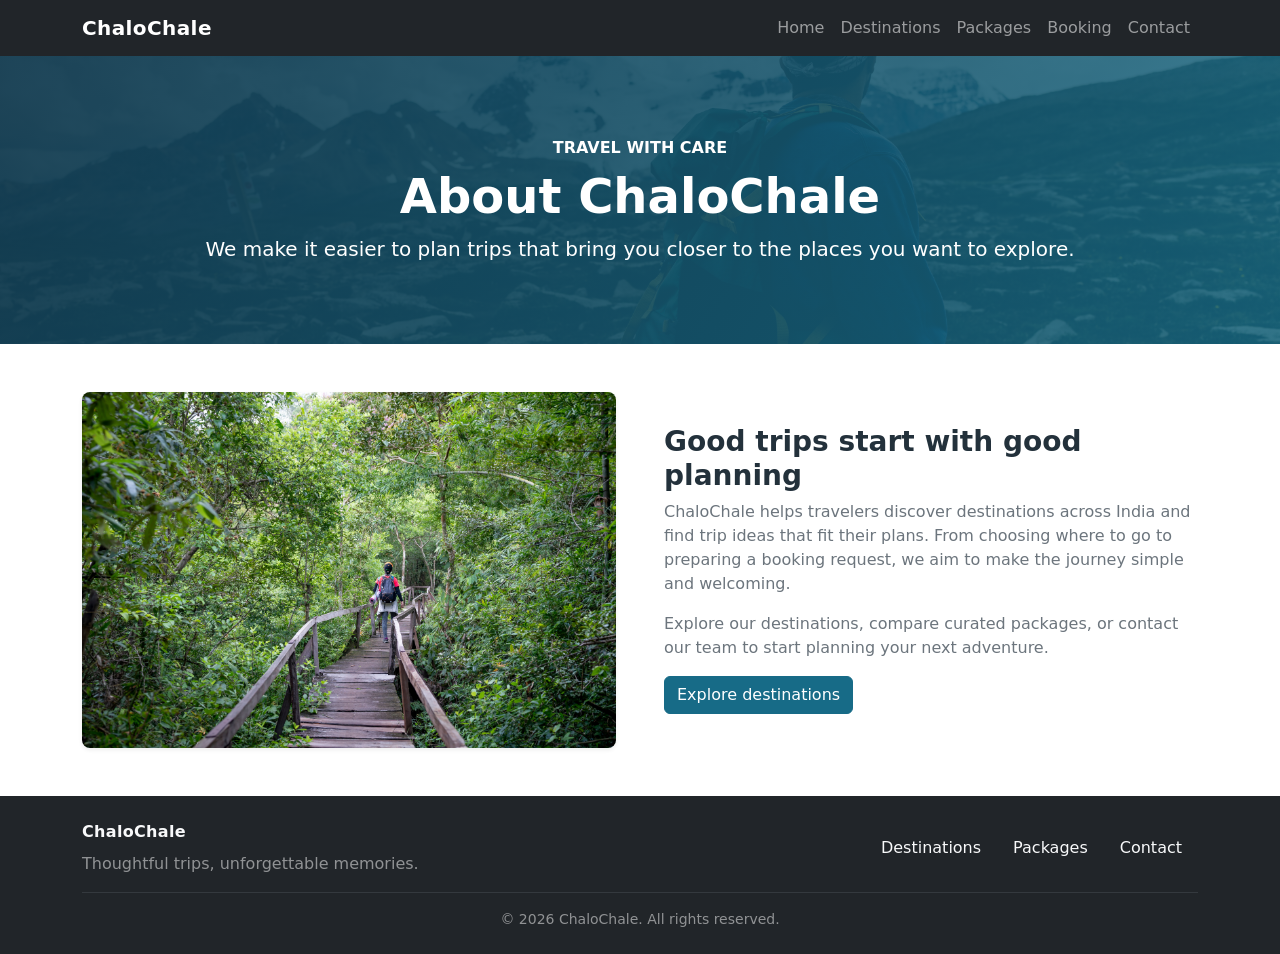
<file: About.html>
<!doctype html>
<html lang="en">
  <head>
    <meta charset="UTF-8">
    <meta name="viewport" content="width=device-width, initial-scale=1">
    <meta name="description" content="Learn about ChaloChale and our approach to thoughtful travel.">
    <title>About | ChaloChale</title>
    <link href="https://cdn.jsdelivr.net/npm/bootstrap@5.3.8/dist/css/bootstrap.min.css" rel="stylesheet" integrity="sha384-sRIl4kxILFvY47J16cr9ZwB07vP4J8+LH7qKQnuqkuIAvNWLzeN8tE5YBujZqJLB" crossorigin="anonymous">
    <link rel="stylesheet" href="css/style.css">
  </head>
  <body>
    <nav class="navbar navbar-expand-lg navbar-dark bg-dark" data-bs-theme="dark"><div class="container">
      <a class="navbar-brand fw-bold" href="index.html">ChaloChale</a><button class="navbar-toggler" type="button" data-bs-toggle="collapse" data-bs-target="#menu" aria-controls="menu" aria-expanded="false" aria-label="Toggle navigation"><span class="navbar-toggler-icon"></span></button>
      <div class="collapse navbar-collapse" id="menu"><ul class="navbar-nav ms-auto"><li class="nav-item"><a class="nav-link" href="index.html">Home</a></li><li class="nav-item"><a class="nav-link" href="destination.html">Destinations</a></li><li class="nav-item"><a class="nav-link" href="Packages.html">Packages</a></li><li class="nav-item"><a class="nav-link" href="Booking.html">Booking</a></li><li class="nav-item"><a class="nav-link" href="contact.html">Contact</a></li></ul></div>
    </div></nav>
    <main>
      <section class="page-hero text-center"><div class="container"><p class="text-uppercase fw-semibold mb-2">Travel with care</p><h1 class="display-5 fw-bold">About ChaloChale</h1><p class="lead mb-0">We make it easier to plan trips that bring you closer to the places you want to explore.</p></div></section>
      <section class="py-5"><div class="container"><div class="row align-items-center g-5">
        <div class="col-lg-6"><img class="img-fluid rounded-3 shadow-sm" src="image/5 img.jpg" alt="Travelers exploring a scenic destination"></div>
        <div class="col-lg-6"><h2 class="h3 fw-bold">Good trips start with good planning</h2><p class="text-secondary">ChaloChale helps travelers discover destinations across India and find trip ideas that fit their plans. From choosing where to go to preparing a booking request, we aim to make the journey simple and welcoming.</p><p class="text-secondary">Explore our destinations, compare curated packages, or contact our team to start planning your next adventure.</p><a class="btn btn-primary" href="destination.html">Explore destinations</a></div>
      </div></div></section>
    </main>
    <footer class="site-footer bg-dark text-light py-4"><div class="container"><div class="row align-items-center gy-3"><div class="col-md-6"><a class="navbar-brand fw-bold text-light" href="index.html">ChaloChale</a><p class="text-white-50 mb-0 mt-2">Thoughtful trips, unforgettable memories.</p></div><div class="col-md-6"><nav aria-label="Footer navigation"><ul class="nav justify-content-md-end"><li class="nav-item"><a class="nav-link text-light" href="destination.html">Destinations</a></li><li class="nav-item"><a class="nav-link text-light" href="Packages.html">Packages</a></li><li class="nav-item"><a class="nav-link text-light" href="contact.html">Contact</a></li></ul></nav></div></div><hr class="border-secondary"><p class="text-center text-white-50 small mb-0">&copy; 2026 ChaloChale. All rights reserved.</p></div></footer>
    <script src="https://cdn.jsdelivr.net/npm/bootstrap@5.3.8/dist/js/bootstrap.bundle.min.js" integrity="sha384-FKyoEForCGlyvwx9Hj09JcYn3nv7wiPVlz7YYwJrWVcXK/BmnVDxM+D2scQbITxI" crossorigin="anonymous"></script>
  </body>
</html>
</file>
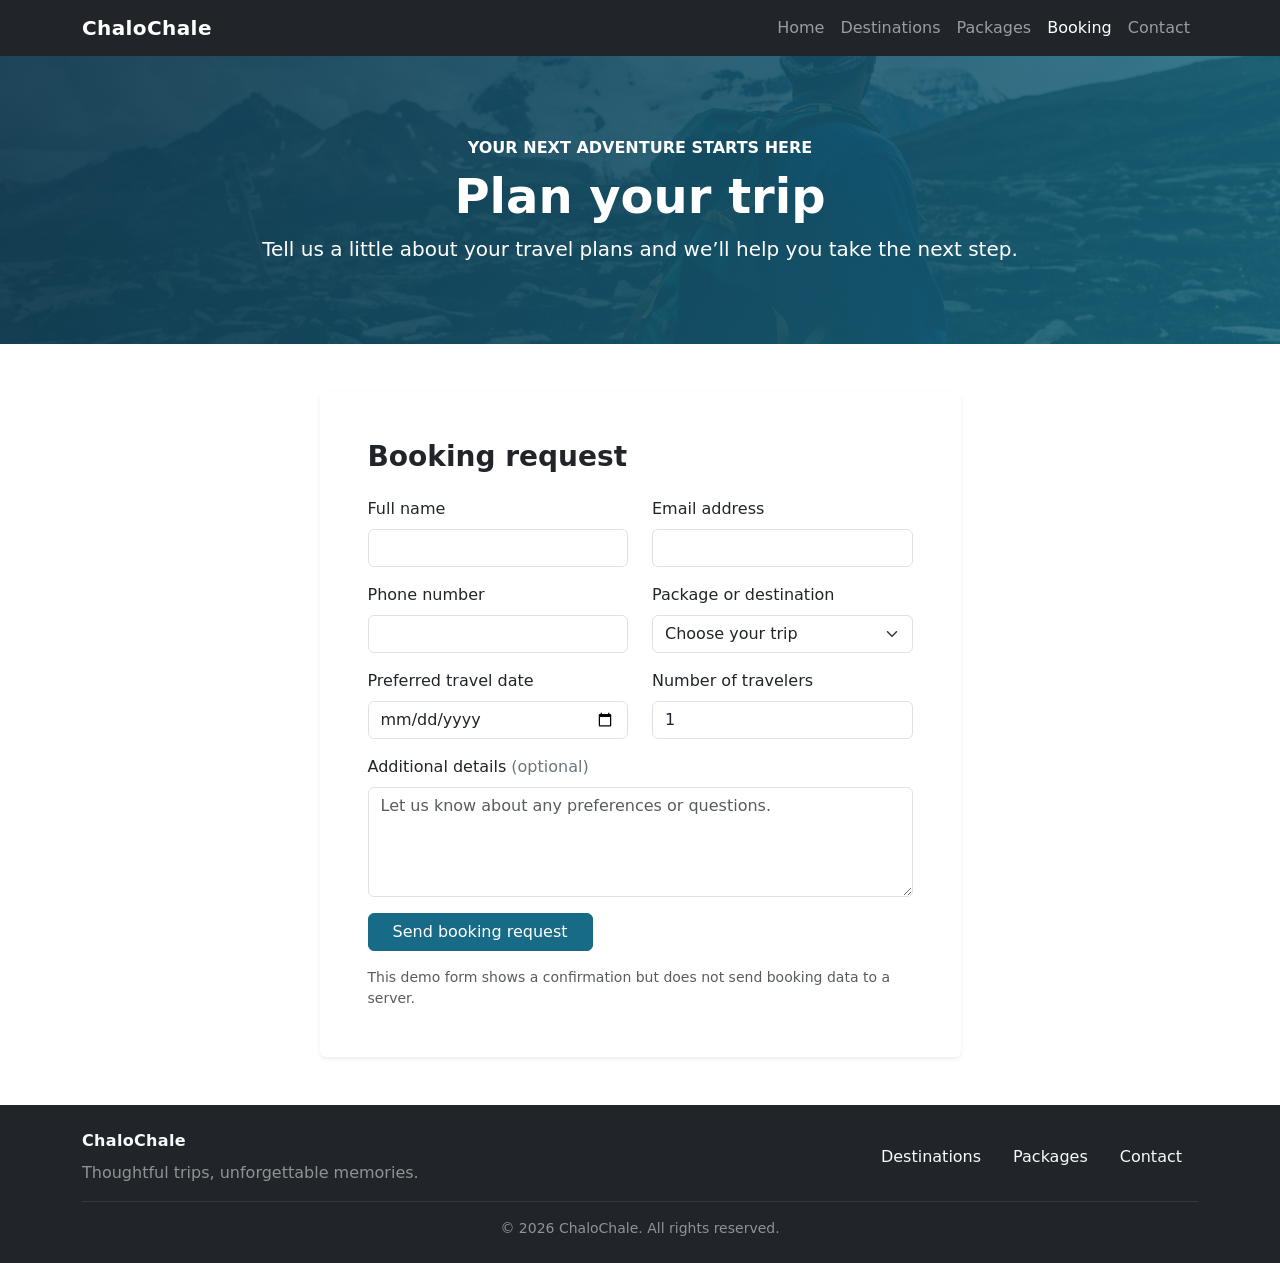
<file: Booking.html>
<!doctype html>
<html lang="en">
  <head>
    <meta charset="UTF-8">
    <meta name="viewport" content="width=device-width, initial-scale=1">
    <meta name="description" content="Request your next trip with ChaloChale.">
    <title>Booking | ChaloChale</title>
    <link href="https://cdn.jsdelivr.net/npm/bootstrap@5.3.8/dist/css/bootstrap.min.css" rel="stylesheet" integrity="sha384-sRIl4kxILFvY47J16cr9ZwB07vP4J8+LH7qKQnuqkuIAvNWLzeN8tE5YBujZqJLB" crossorigin="anonymous">
    <link rel="stylesheet" href="css/style.css">
  </head>
  <body>
    <nav class="navbar navbar-expand-lg navbar-dark bg-dark" data-bs-theme="dark">
      <div class="container">
        <a class="navbar-brand fw-bold" href="index.html">ChaloChale</a>
        <button class="navbar-toggler" type="button" data-bs-toggle="collapse" data-bs-target="#menu" aria-controls="menu" aria-expanded="false" aria-label="Toggle navigation"><span class="navbar-toggler-icon"></span></button>
        <div class="collapse navbar-collapse" id="menu"><ul class="navbar-nav ms-auto">
          <li class="nav-item"><a class="nav-link" href="index.html">Home</a></li>
          <li class="nav-item"><a class="nav-link" href="destination.html">Destinations</a></li>
          <li class="nav-item"><a class="nav-link" href="Packages.html">Packages</a></li>
          <li class="nav-item"><a class="nav-link active" aria-current="page" href="Booking.html">Booking</a></li>
          <li class="nav-item"><a class="nav-link" href="contact.html">Contact</a></li>
        </ul></div>
      </div>
    </nav>

    <main>
      <section class="page-hero text-center"><div class="container">
        <p class="text-uppercase fw-semibold mb-2">Your next adventure starts here</p>
        <h1 class="display-5 fw-bold">Plan your trip</h1>
        <p class="lead mb-0">Tell us a little about your travel plans and we’ll help you take the next step.</p>
      </div></section>
      <section class="py-5">
        <div class="container">
          <div class="row justify-content-center">
            <div class="col-lg-8 col-xl-7">
              <div class="card border-0 shadow-sm">
                <div class="card-body p-4 p-md-5">
                  <h2 class="h3 fw-bold mb-4">Booking request</h2>
                  <form data-demo-form data-form-type="booking">
                    <div class="row">
                      <div class="col-md-6 mb-3">
                        <label class="form-label" for="bookingName">Full name</label>
                        <input class="form-control" id="bookingName" name="name" autocomplete="name" required>
                      </div>
                      <div class="col-md-6 mb-3">
                        <label class="form-label" for="bookingEmail">Email address</label>
                        <input class="form-control" type="email" id="bookingEmail" name="email" autocomplete="email" required>
                      </div>
                    </div>
                    <div class="row">
                      <div class="col-md-6 mb-3">
                        <label class="form-label" for="bookingPhone">Phone number</label>
                        <input class="form-control" type="tel" id="bookingPhone" name="phone" autocomplete="tel" required>
                      </div>
                      <div class="col-md-6 mb-3">
                        <label class="form-label" for="bookingPackage">Package or destination</label>
                        <select class="form-select" id="bookingPackage" name="package" required>
                          <option value="" selected disabled>Choose your trip</option>
                          <option>Goa Beach Escape</option>
                          <option>Kashmir Getaway</option>
                          <option>Rajasthan Heritage Tour</option>
                          <option>Agra</option>
                          <option>Sikkim</option>
                          <option>Odisha</option>
                        </select>
                      </div>
                    </div>
                    <div class="row">
                      <div class="col-md-6 mb-3">
                        <label class="form-label" for="bookingDate">Preferred travel date</label>
                        <input class="form-control" type="date" id="bookingDate" name="date" required>
                      </div>
                      <div class="col-md-6 mb-3">
                        <label class="form-label" for="bookingTravelers">Number of travelers</label>
                        <input class="form-control" type="number" id="bookingTravelers" name="travelers" min="1" max="30" value="1" required>
                      </div>
                    </div>
                    <div class="mb-3">
                      <label class="form-label" for="bookingNotes">Additional details <span class="text-secondary">(optional)</span></label>
                      <textarea class="form-control" id="bookingNotes" name="notes" rows="4" placeholder="Let us know about any preferences or questions."></textarea>
                    </div>
                    <div class="alert alert-success d-none" data-form-confirmation role="status"></div>
                    <button class="btn btn-primary px-4" type="submit">Send booking request</button>
                    <p class="form-text mt-3 mb-0">This demo form shows a confirmation but does not send booking data to a server.</p>
                  </form>
                </div>
              </div>
            </div>
          </div>
        </div>
      </section>
    </main>

    <footer class="site-footer bg-dark text-light py-4"><div class="container">
      <div class="row align-items-center gy-3">
        <div class="col-md-6"><a class="navbar-brand fw-bold text-light" href="index.html">ChaloChale</a><p class="text-white-50 mb-0 mt-2">Thoughtful trips, unforgettable memories.</p></div>
        <div class="col-md-6"><nav aria-label="Footer navigation"><ul class="nav justify-content-md-end"><li class="nav-item"><a class="nav-link text-light" href="destination.html">Destinations</a></li><li class="nav-item"><a class="nav-link text-light" href="Packages.html">Packages</a></li><li class="nav-item"><a class="nav-link text-light" href="contact.html">Contact</a></li></ul></nav></div>
      </div><hr class="border-secondary"><p class="text-center text-white-50 small mb-0">&copy; 2026 ChaloChale. All rights reserved.</p>
    </div></footer>
    <script src="https://cdn.jsdelivr.net/npm/bootstrap@5.3.8/dist/js/bootstrap.bundle.min.js" integrity="sha384-FKyoEForCGlyvwx9Hj09JcYn3nv7wiPVlz7YYwJrWVcXK/BmnVDxM+D2scQbITxI" crossorigin="anonymous"></script>
    <script src="js/script.js"></script>
  </body>
</html>
</file>
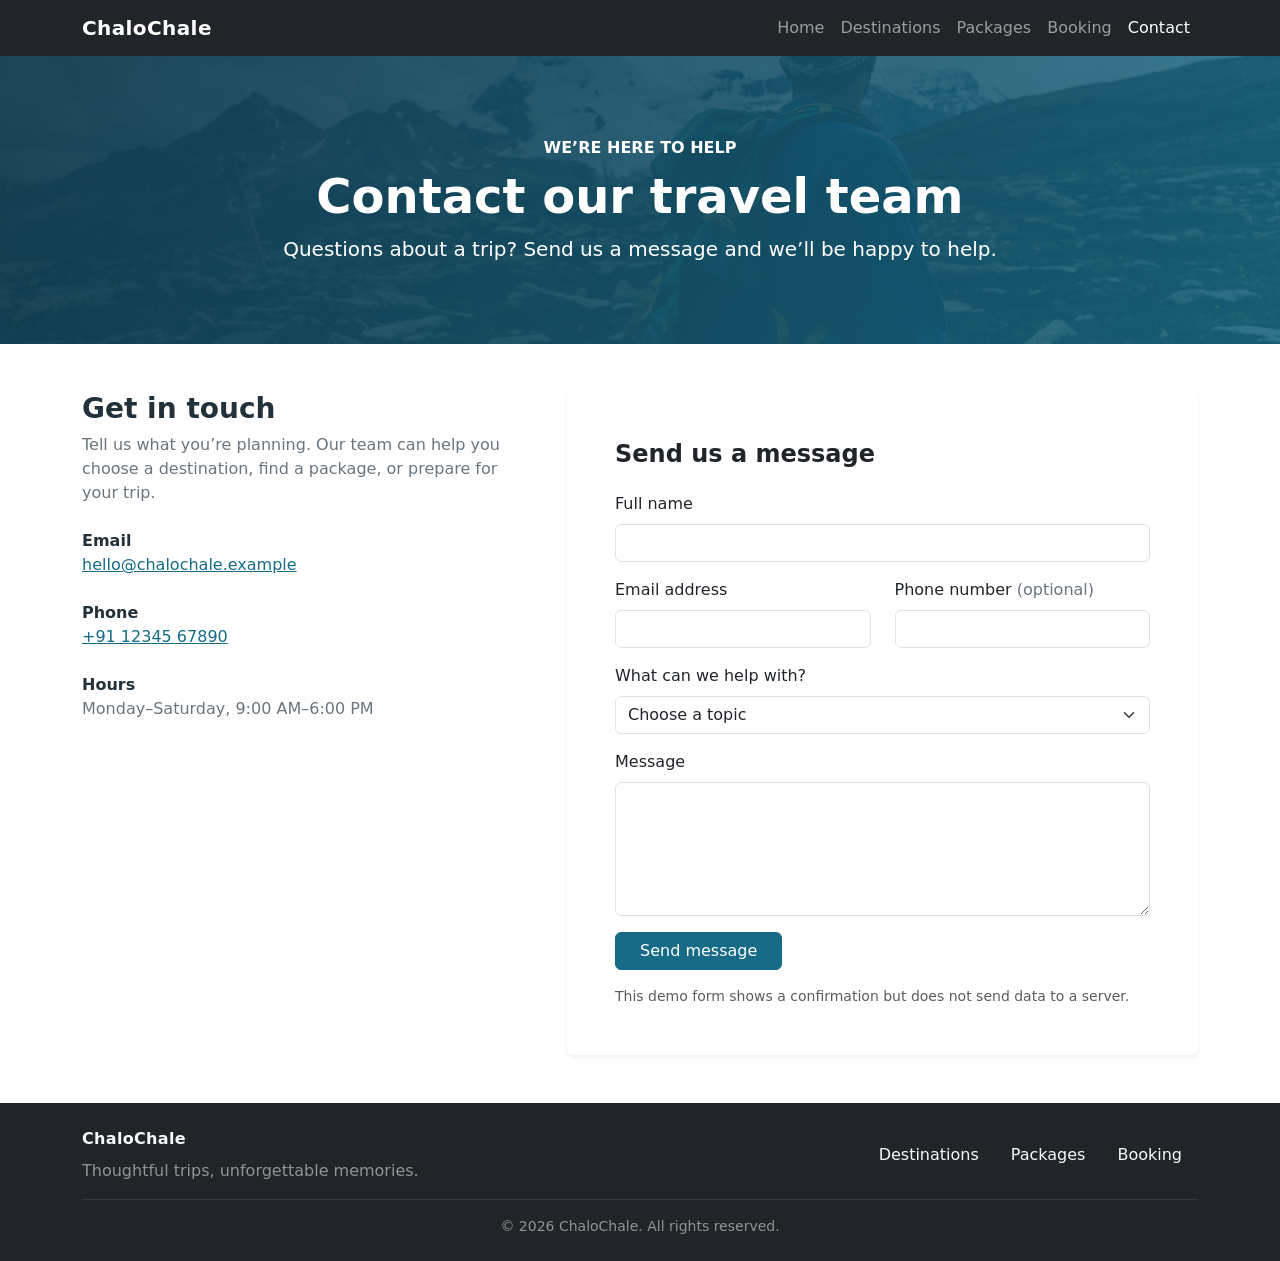
<file: contact.html>
<!DOCTYPE html>
<html lang="en">
  <head>
    <meta charset="UTF-8">
    <meta name="viewport" content="width=device-width, initial-scale=1">
    <meta name="description" content="Contact ChaloChale for help planning your next trip.">
    <title>Contact | ChaloChale</title>
    <link href="https://cdn.jsdelivr.net/npm/bootstrap@5.3.8/dist/css/bootstrap.min.css" rel="stylesheet" integrity="sha384-sRIl4kxILFvY47J16cr9ZwB07vP4J8+LH7qKQnuqkuIAvNWLzeN8tE5YBujZqJLB" crossorigin="anonymous">
    <link rel="stylesheet" href="css/style.css">
  </head>
  <body>
    <nav class="navbar navbar-expand-lg navbar-dark bg-dark" data-bs-theme="dark">
      <div class="container">
        <a class="navbar-brand fw-bold" href="index.html">ChaloChale</a>
        <button class="navbar-toggler" type="button" data-bs-toggle="collapse" data-bs-target="#menu" aria-controls="menu" aria-expanded="false" aria-label="Toggle navigation"><span class="navbar-toggler-icon"></span></button>
        <div class="collapse navbar-collapse" id="menu">
          <ul class="navbar-nav ms-auto">
            <li class="nav-item"><a class="nav-link" href="index.html">Home</a></li>
            <li class="nav-item"><a class="nav-link" href="destination.html">Destinations</a></li>
            <li class="nav-item"><a class="nav-link" href="Packages.html">Packages</a></li>
            <li class="nav-item"><a class="nav-link" href="Booking.html">Booking</a></li>
            <li class="nav-item"><a class="nav-link active" aria-current="page" href="contact.html">Contact</a></li>
          </ul>
        </div>
      </div>
    </nav>

    <main>
      <section class="page-hero text-center">
        <div class="container">
          <p class="text-uppercase fw-semibold mb-2">We’re here to help</p>
          <h1 class="display-5 fw-bold">Contact our travel team</h1>
          <p class="lead mb-0">Questions about a trip? Send us a message and we’ll be happy to help.</p>
        </div>
      </section>
      <section class="py-5">
        <div class="container">
          <div class="row g-5">
            <div class="col-lg-5">
              <h2 class="h3 fw-bold">Get in touch</h2>
              <p class="text-secondary">Tell us what you’re planning. Our team can help you choose a destination, find a package, or prepare for your trip.</p>
              <div class="contact-detail"><span class="fw-semibold">Email</span><br><a href="mailto:hello@chalochale.example">hello@chalochale.example</a></div>
              <div class="contact-detail"><span class="fw-semibold">Phone</span><br><a href="tel:+911234567890">+91 12345 67890</a></div>
              <div class="contact-detail"><span class="fw-semibold">Hours</span><br><span class="text-secondary">Monday–Saturday, 9:00 AM–6:00 PM</span></div>
            </div>
            <div class="col-lg-7">
              <div class="card border-0 shadow-sm">
                <div class="card-body p-4 p-md-5">
                  <h2 class="h4 fw-bold mb-4">Send us a message</h2>
                  <form data-demo-form data-form-type="contact">
                    <div class="mb-3">
                      <label class="form-label" for="contactName">Full name</label>
                      <input class="form-control" id="contactName" name="name" autocomplete="name" required>
                    </div>
                    <div class="row">
                      <div class="col-md-6 mb-3">
                        <label class="form-label" for="contactEmail">Email address</label>
                        <input class="form-control" type="email" id="contactEmail" name="email" autocomplete="email" required>
                      </div>
                      <div class="col-md-6 mb-3">
                        <label class="form-label" for="contactPhone">Phone number <span class="text-secondary">(optional)</span></label>
                        <input class="form-control" type="tel" id="contactPhone" name="phone" autocomplete="tel">
                      </div>
                    </div>
                    <div class="mb-3">
                      <label class="form-label" for="contactSubject">What can we help with?</label>
                      <select class="form-select" id="contactSubject" name="subject" required>
                        <option value="" selected disabled>Choose a topic</option>
                        <option>Planning a trip</option>
                        <option>Existing booking</option>
                        <option>Other question</option>
                      </select>
                    </div>
                    <div class="mb-3">
                      <label class="form-label" for="contactMessage">Message</label>
                      <textarea class="form-control" id="contactMessage" name="message" rows="5" required></textarea>
                    </div>
                    <div class="alert alert-success d-none" data-form-confirmation role="status"></div>
                    <button class="btn btn-primary px-4" type="submit">Send message</button>
                    <p class="form-text mt-3 mb-0">This demo form shows a confirmation but does not send data to a server.</p>
                  </form>
                </div>
              </div>
            </div>
          </div>
        </div>
      </section>
    </main>

    <footer class="site-footer bg-dark text-light py-4">
      <div class="container">
        <div class="row align-items-center gy-3">
          <div class="col-md-6"><a class="navbar-brand fw-bold text-light" href="index.html">ChaloChale</a><p class="text-white-50 mb-0 mt-2">Thoughtful trips, unforgettable memories.</p></div>
          <div class="col-md-6"><nav aria-label="Footer navigation"><ul class="nav justify-content-md-end"><li class="nav-item"><a class="nav-link text-light" href="destination.html">Destinations</a></li><li class="nav-item"><a class="nav-link text-light" href="Packages.html">Packages</a></li><li class="nav-item"><a class="nav-link text-light" href="Booking.html">Booking</a></li></ul></nav></div>
        </div>
        <hr class="border-secondary"><p class="text-center text-white-50 small mb-0">&copy; 2026 ChaloChale. All rights reserved.</p>
      </div>
    </footer>
    <script src="https://cdn.jsdelivr.net/npm/bootstrap@5.3.8/dist/js/bootstrap.bundle.min.js" integrity="sha384-FKyoEForCGlyvwx9Hj09JcYn3nv7wiPVlz7YYwJrWVcXK/BmnVDxM+D2scQbITxI" crossorigin="anonymous"></script>
    <script src="js/script.js"></script>
  </body>
</html>
</file>
<file: css/style.css>
:root {
  --brand-primary: #176b87;
  --brand-deep: #123b50;
  --brand-accent: #f2b84b;
}

body {
  color: #23313b;
}

.feature-card,
.destination-card,
.package-card {
  border-radius: 0.75rem;
  box-shadow: 0 0.5rem 1.25rem rgb(18 59 80 / 10%) !important;
}

.feature-card {
  background-color: #fff;
  transition: transform 160ms ease, box-shadow 160ms ease;
}

.feature-card:hover {
  transform: translateY(-4px);
  box-shadow: 0 0.85rem 1.75rem rgb(18 59 80 / 16%) !important;
}

.navbar-brand {
  letter-spacing: 0.02em;
}

.btn-primary {
  --bs-btn-bg: var(--brand-primary);
  --bs-btn-border-color: var(--brand-primary);
  --bs-btn-hover-bg: var(--brand-deep);
  --bs-btn-hover-border-color: var(--brand-deep);
  --bs-btn-active-bg: var(--brand-deep);
  --bs-btn-active-border-color: var(--brand-deep);
}

.hero-carousel .carousel-item img {
  height: min(68vh, 650px);
  min-height: 360px;
  object-fit: cover;
  filter: brightness(0.7);
}

.hero-carousel .carousel-caption {
  bottom: 18%;
}

.page-hero {
  padding: 5rem 0;
  color: #fff;
  background: linear-gradient(120deg, rgb(18 59 80 / 95%), rgb(23 107 135 / 82%)), url("../image/4 img.jpg") center 48% / cover;
}

.destination-card,
.package-card {
  overflow: hidden;
  transition: transform 160ms ease, box-shadow 160ms ease;
}

.destination-card:hover,
.package-card:hover {
  transform: translateY(-4px);
  box-shadow: 0 0.75rem 1.5rem rgb(18 59 80 / 12%) !important;
}

.destination-card img,
.package-card img {
  height: 220px;
  object-fit: cover;
}

.destination-card .destination-image-shadow {
  width: calc(100% - 1.5rem);
  margin: 0.75rem auto 0;
  border-radius: 0.5rem;
  box-shadow: 0 0.75rem 1.5rem rgb(18 59 80 / 38%);
}

.contact-detail {
  margin-top: 1.5rem;
}

.contact-detail a {
  color: var(--brand-primary);
}

.site-footer a:hover {
  color: var(--brand-accent) !important;
}

.footer-links li + li {
  margin-top: 0.65rem;
}

.footer-links a {
  color: rgb(255 255 255 / 68%);
  text-decoration: none;
  transition: color 160ms ease;
}

.footer-links a:hover {
  color: #fff;
}

@media (prefers-reduced-motion: reduce) {
  *,
  *::before,
  *::after {
    scroll-behavior: auto !important;
    transition-duration: 0.01ms !important;
  }
}
</file>
